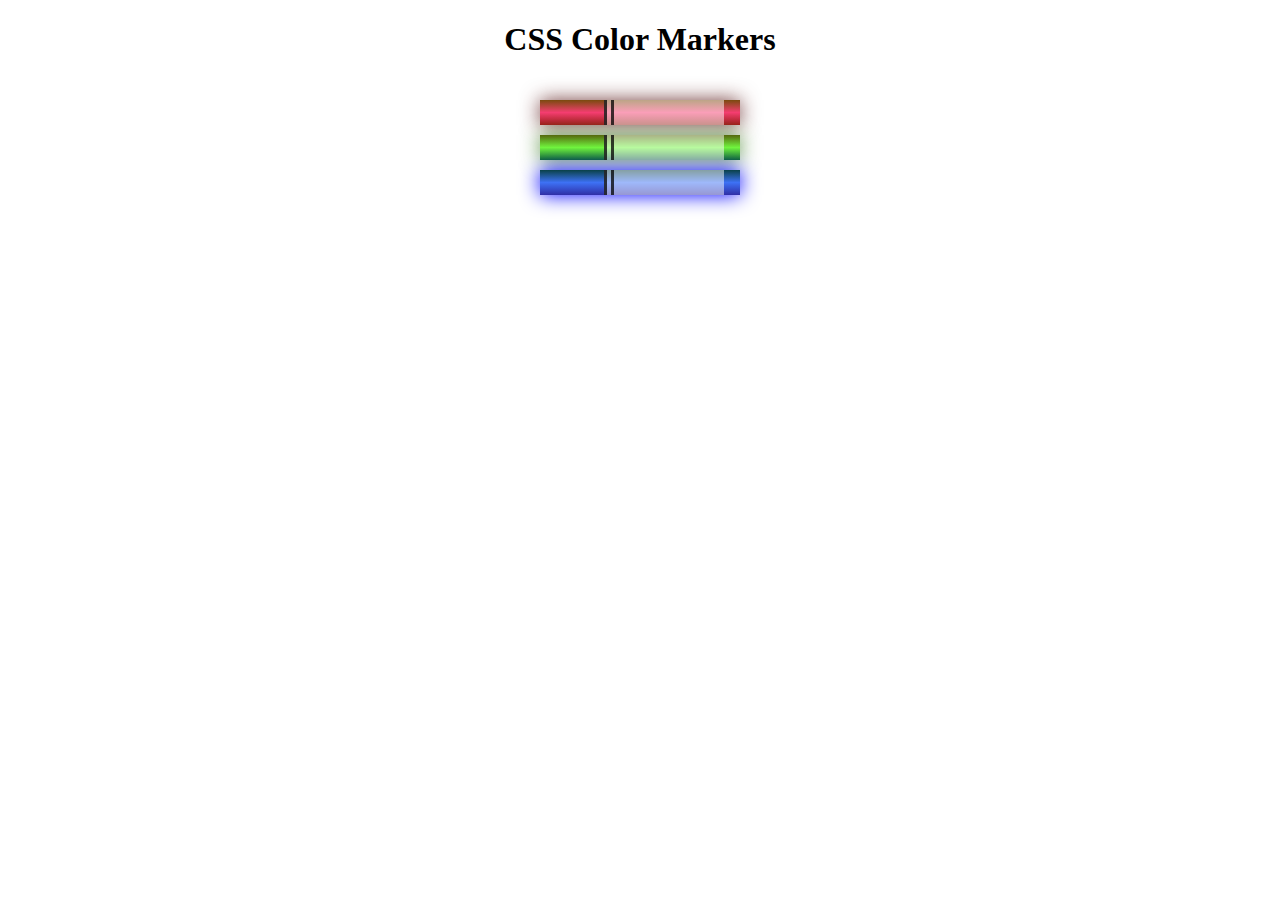
<file: color/index.html>
<!DOCTYPE html>
<html lang="en">
  <head>
    <meta charset="utf-8" />
    <meta name="viewport" content="width=device-width, initial-scale=1.0" />
    <title>Colored Markers</title>
    <link rel="stylesheet" href="styles.css" />
  </head>
  <body>
    <h1>CSS Color Markers</h1>
    <div class="container">
      <div class="marker red">
        <div class="cap"></div>
        <div class="sleeve"></div>
      </div>
      <div class="marker green">
        <div class="cap"></div>
        <div class="sleeve"></div>
      </div>
      <div class="marker blue">
        <div class="cap"></div>
        <div class="sleeve"></div>
      </div>
    </div>
  </body>
</html>
</file>
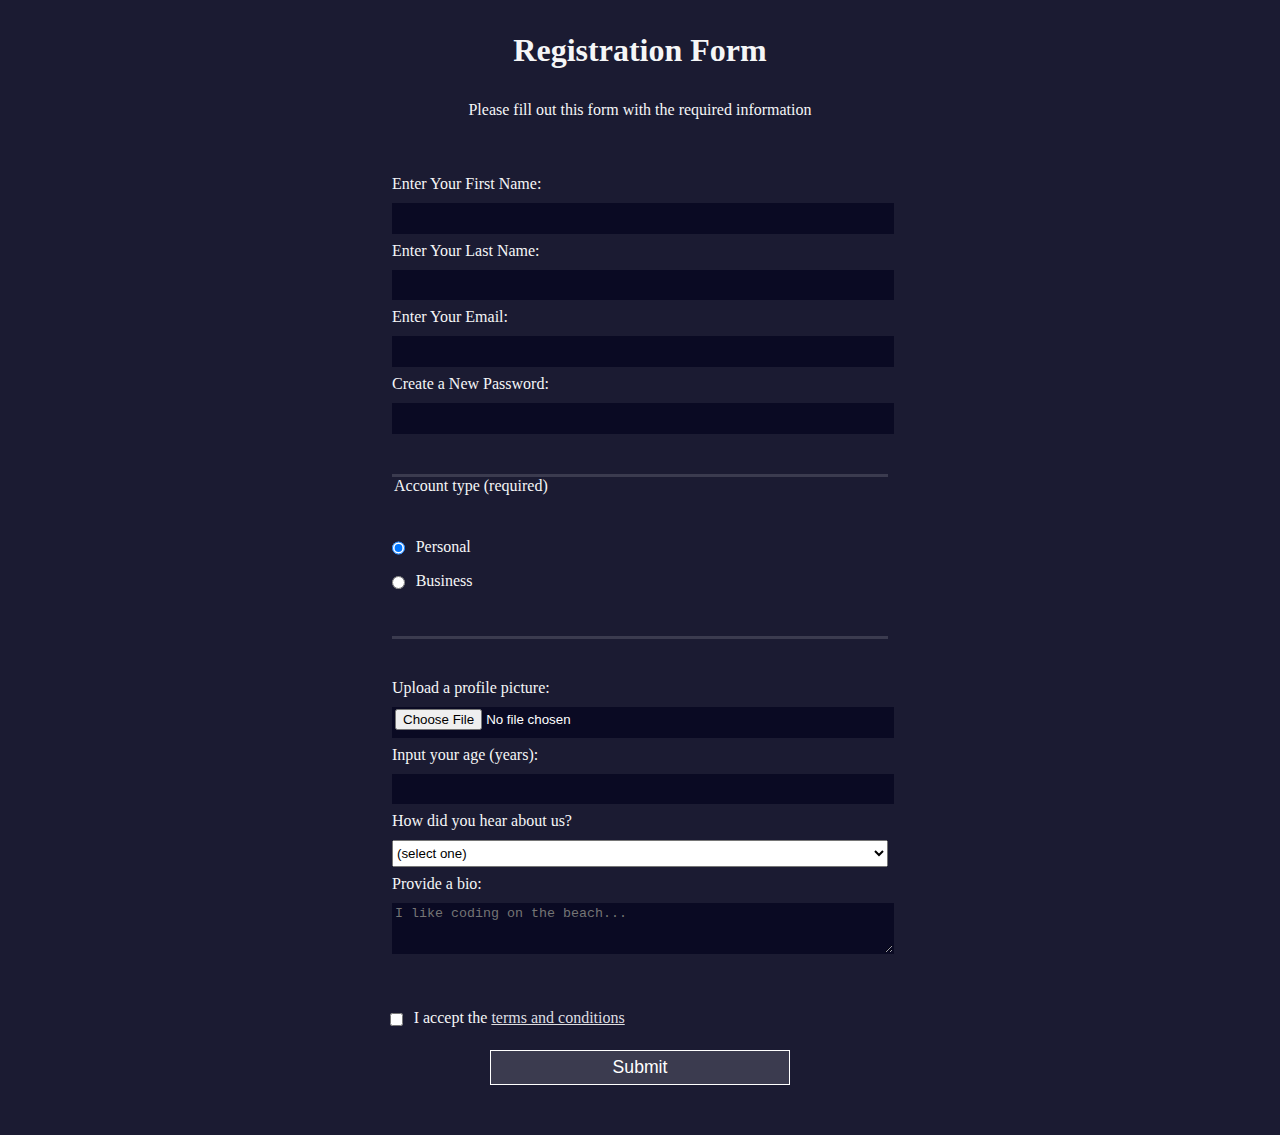
<file: list/index.html>
<!DOCTYPE html>
<html lang="en">
  <head>
    <meta charset="UTF-8" />
    <title>Registration Form</title>
    <link rel="stylesheet" href="styles.css" />
  </head>
  <body>
    <h1>Registration Form</h1>
    <p>Please fill out this form with the required information</p>
    <form method="post" action="https://register-demo.freecodecamp.org">
      <fieldset>
        <label for="first-name"
          >Enter Your First Name:
          <input id="first-name" name="first-name" type="text" required
        /></label>
        <label for="last-name"
          >Enter Your Last Name:
          <input id="last-name" name="last-name" type="text" required
        /></label>
        <label for="email"
          >Enter Your Email:
          <input id="email" name="email" type="email" required
        /></label>
        <label for="new-password"
          >Create a New Password:
          <input
            id="new-password"
            name="new-password"
            type="password"
            pattern="[a-z0-5]{8,}"
            required
        /></label>
      </fieldset>
      <fieldset>
        <legend>Account type (required)</legend>
        <label for="personal-account"
          ><input
            id="personal-account"
            type="radio"
            name="account-type"
            class="inline"
            checked
          />
          Personal</label
        >
        <label for="business-account"
          ><input
            id="business-account"
            type="radio"
            name="account-type"
            class="inline"
          />
          Business</label
        >
      </fieldset>
      <fieldset>
        <label for="profile-picture"
          >Upload a profile picture:
          <input id="profile-picture" type="file" name="file"
        /></label>
        <label for="age"
          >Input your age (years):
          <input id="age" type="number" name="age" min="13" max="120"
        /></label>
        <label for="referrer"
          >How did you hear about us?
          <select id="referrer" name="referrer">
            <option value="">(select one)</option>
            <option value="1">freeCodeCamp News</option>
            <option value="2">freeCodeCamp YouTube Channel</option>
            <option value="3">freeCodeCamp Forum</option>
            <option value="4">Other</option>
          </select>
        </label>
        <label for="bio"
          >Provide a bio:
          <textarea
            id="bio"
            name="bio"
            rows="3"
            cols="30"
            placeholder="I like coding on the beach..."
          ></textarea>
        </label>
      </fieldset>
      <label for="terms-and-conditions">
        <input
          class="inline"
          id="terms-and-conditions"
          type="checkbox"
          required
          name="terms-and-conditions"
        />
        I accept the
        <a href="https://www.freecodecamp.org/news/terms-of-service/"
          >terms and conditions</a
        >
      </label>
      <input type="submit" value="Submit" />
    </form>
  </body>
</html>
</file>
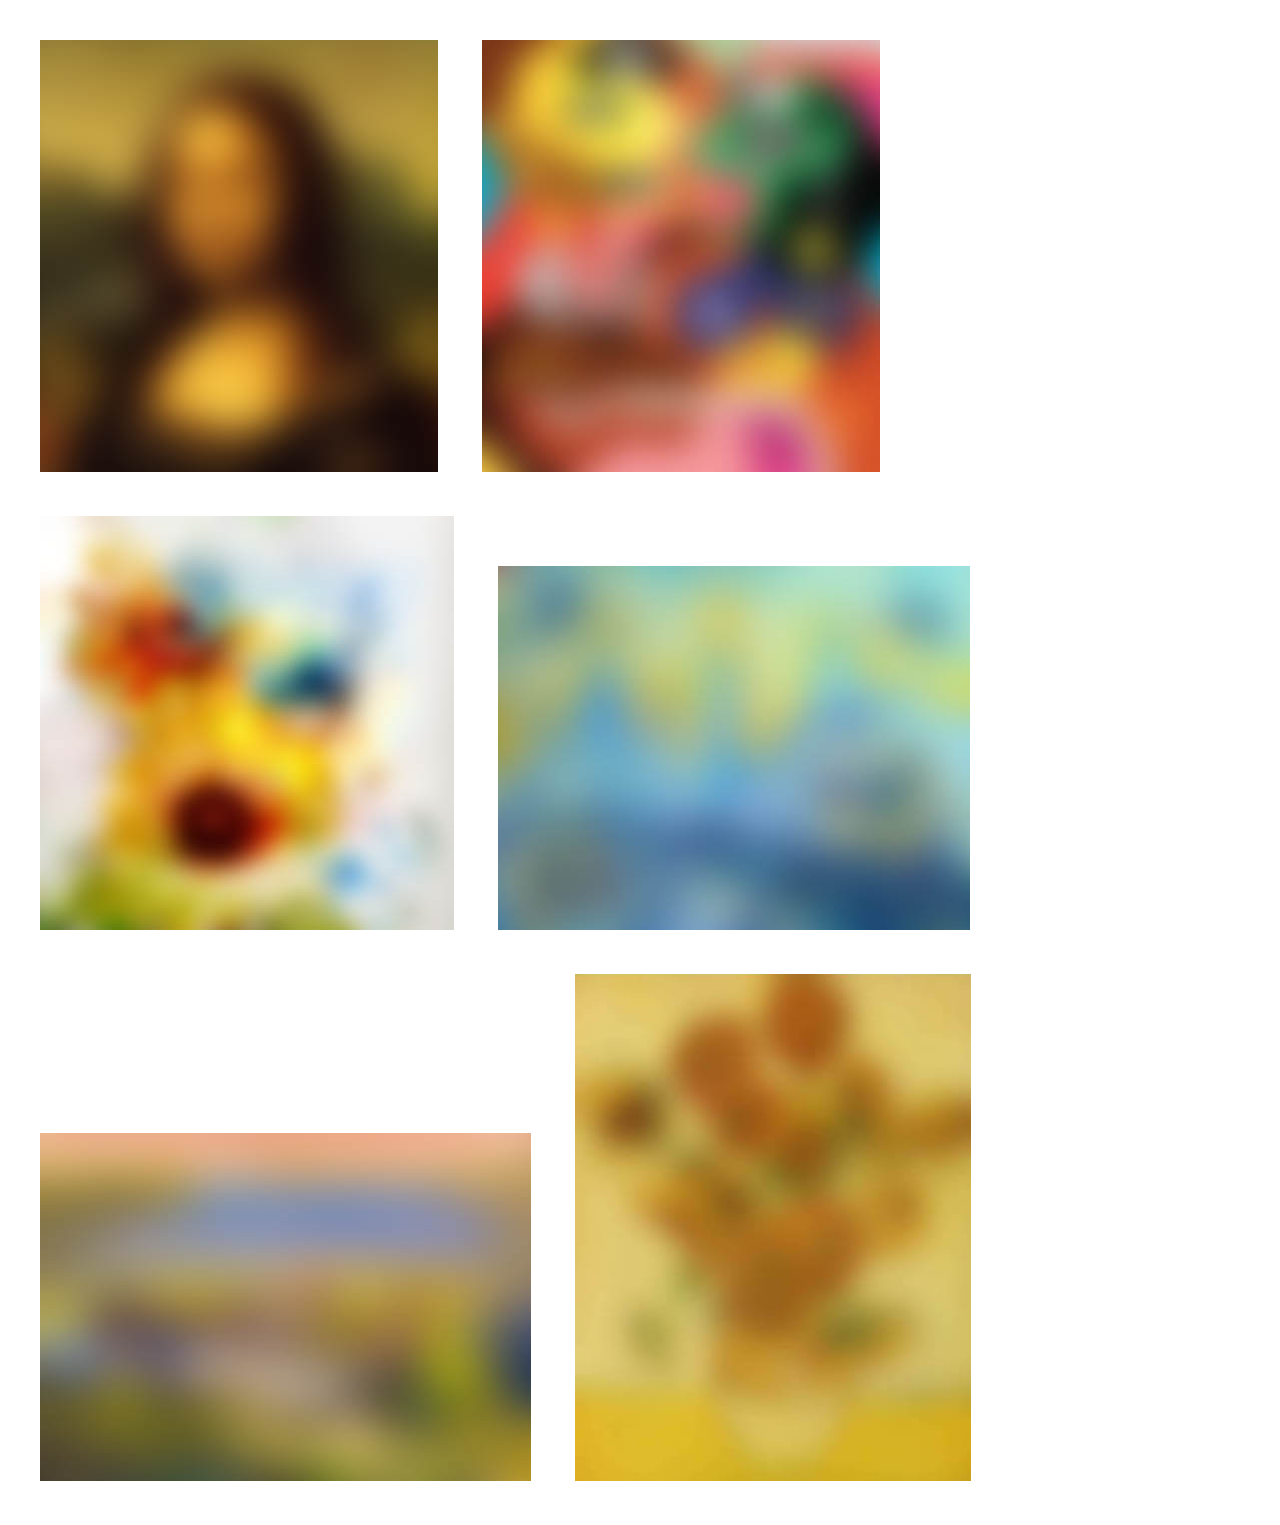
<file: game/picture/index.html>
<html>
  <head>
    <meta charset="utf-8" />
    <meta name="viewport" content="width=device-width, initial-scale=1.0 " />
    <link href="pic.css" rel="stylesheet" />
    <script src="pic.js"></script>
  </head>
  <body>
    <img id="zero" src="zeroblur.jpg" />
    <img id="one" src="oneblur.jpg" />
    <img id="two" src="twoblur.jpg" />
    <img id="three" src="threeblur.jpg" />
    <img id="four" src="fourblur.jpg" />
    <img id="five" src="fiveblur.jpg" />
  </body>
</html>
</file>
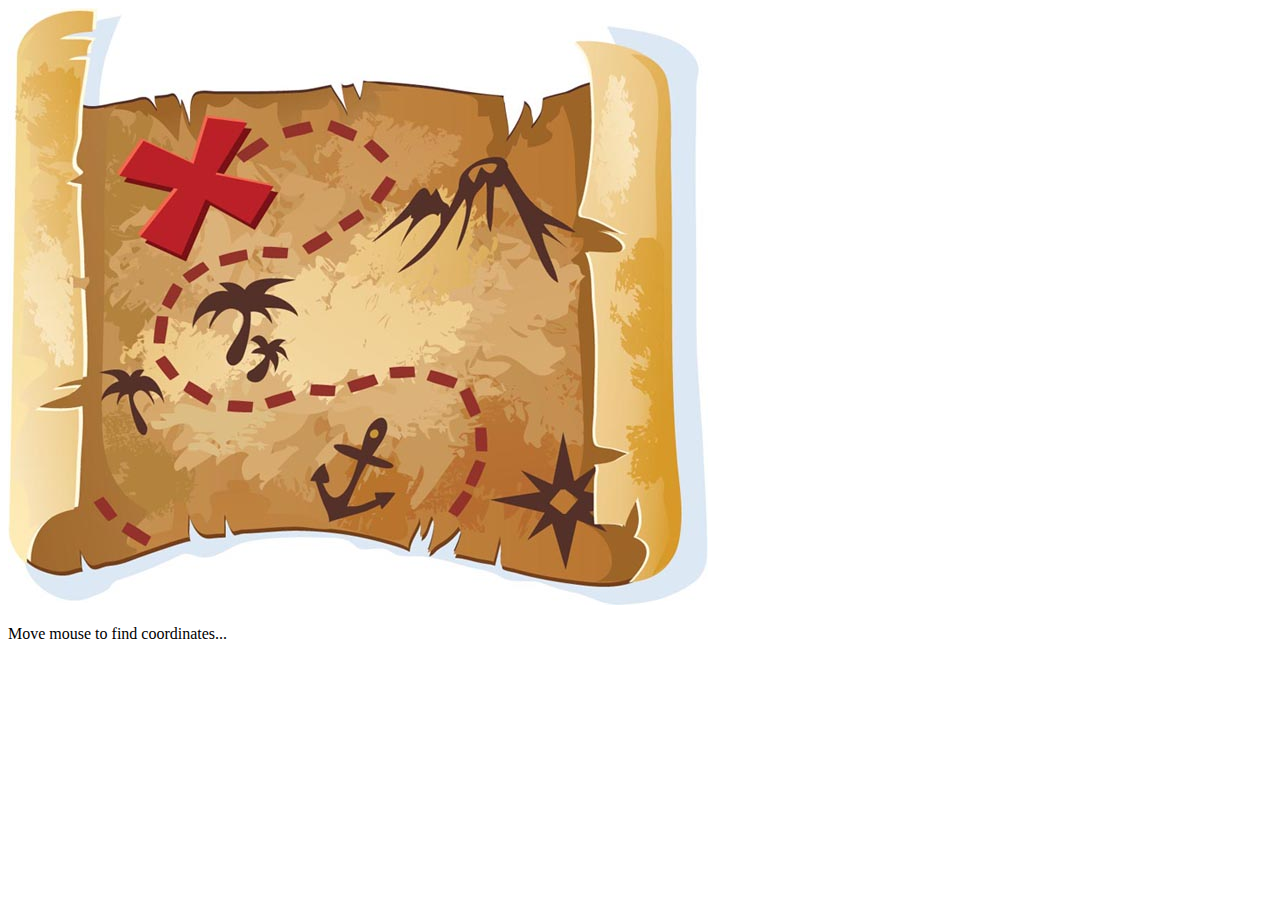
<file: web/game/map/index.html>
<!DOCTYPE html>
<html>
  <head>
    <meta charset="utf-8" />
    <meta name="viewport" content="width=device-width ,initial-scale=1.0" />
    <title>Pirates Booty</title>
    <script src="map.js"></script>
  </head>
  <body>
    <img id="map" src="map.jpg" />
    <p id="coords">Move mouse to find coordinates...</p>
  </body>
</html>
</file>
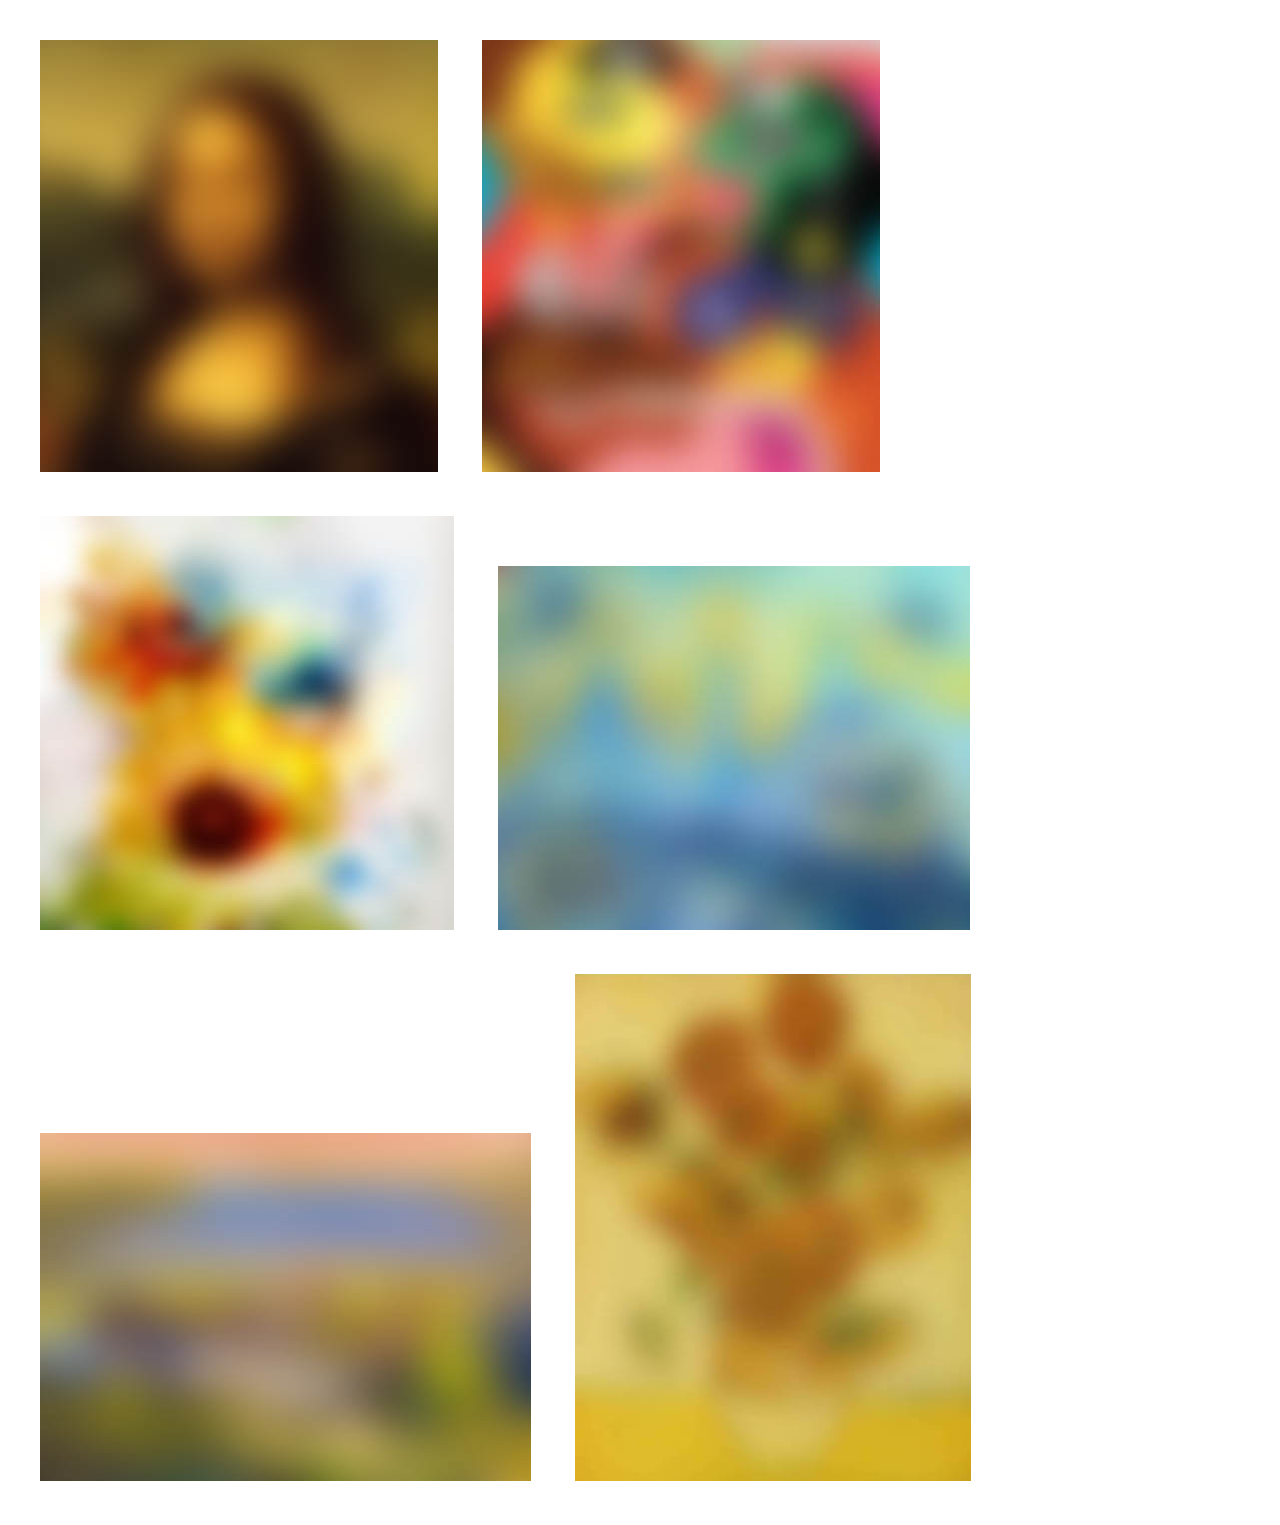
<file: web/game/picture/index.html>
<html>
  <head>
    <meta charset="utf-8" />
    <meta name="viewport" content="width=device-width, initial-scale=1.0 " />
    <link href="pic.css" rel="stylesheet" />
    <script src="new pic.js"></script>
  </head>
  <body>
    <img id="zero" src="zeroblur.jpg" />
    <img id="one" src="oneblur.jpg" />
    <img id="two" src="twoblur.jpg" />
    <img id="three" src="threeblur.jpg" />
    <img id="four" src="fourblur.jpg" />
    <img id="five" src="fiveblur.jpg" />
  </body>
</html>
</file>
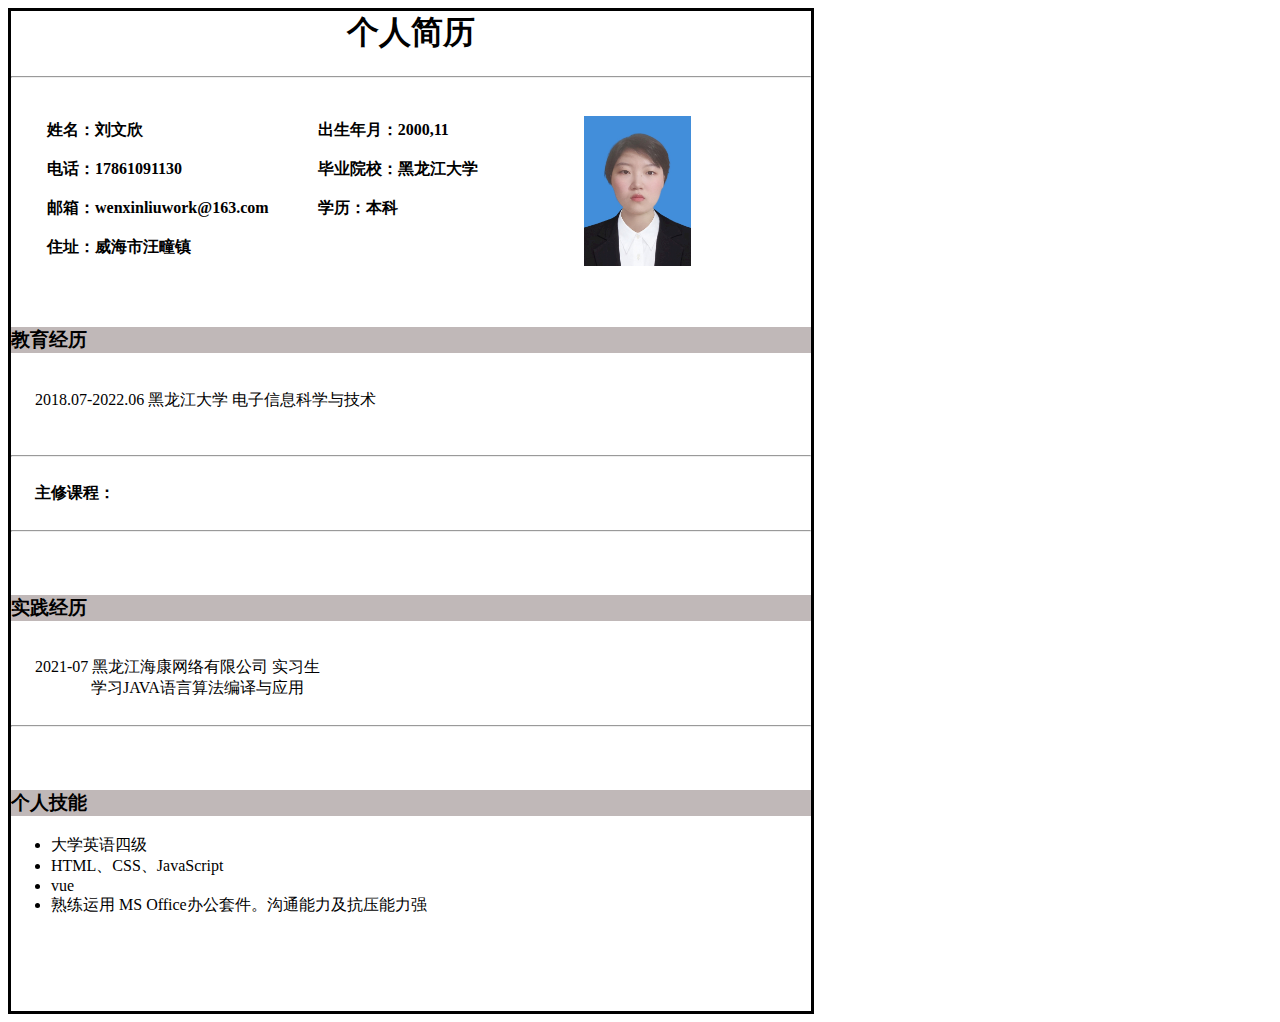
<file: vita.html>
<html>
  <head>
    <link rel="stylesheet" href="vita.css" />
    <title>个人简历</title>
  </head>
  <body>
    <h1>个人简历</h1>
    <hr />
    <dev class="u-flex">
      <section class="TC">
        <pre class="pre"><b>
         姓名：刘文欣

         电话：17861091130

         邮箱：wenxinliuwork@163.com

         住址：威海市汪疃镇</b></pre>
      </section>
      <section class="TC">
        <pre class="pre"><b>
          出生年月：2000,11

          毕业院校：黑龙江大学

          学历：本科</b></pre>
      </section>
      <section class="TC">
        <img src="vita.jpg" height="150" widht="150" class="pic" />
      </section>
    </dev>
    <pre class="pre"> <h3>教育经历</h3>
      2018.07-2022.06 黑龙江大学 电子信息科学与技术<br />
    <hr />
      <b>主修课程：</b>
    <hr />
      <h3>实践经历</h3>
      2021-07 黑龙江海康网络有限公司 实习生
                    学习JAVA语言算法编译与应用
    <hr />
      <h3>个人技能</h3></pre>
    <ul>
      <li>大学英语四级</li>
      <li>HTML、CSS、JavaScript</li>
      <li>vue</li>
      <li>熟练运用 MS Office办公套件。沟通能力及抗压能力强</li>
    </ul>
  </body>
</html>
</file>
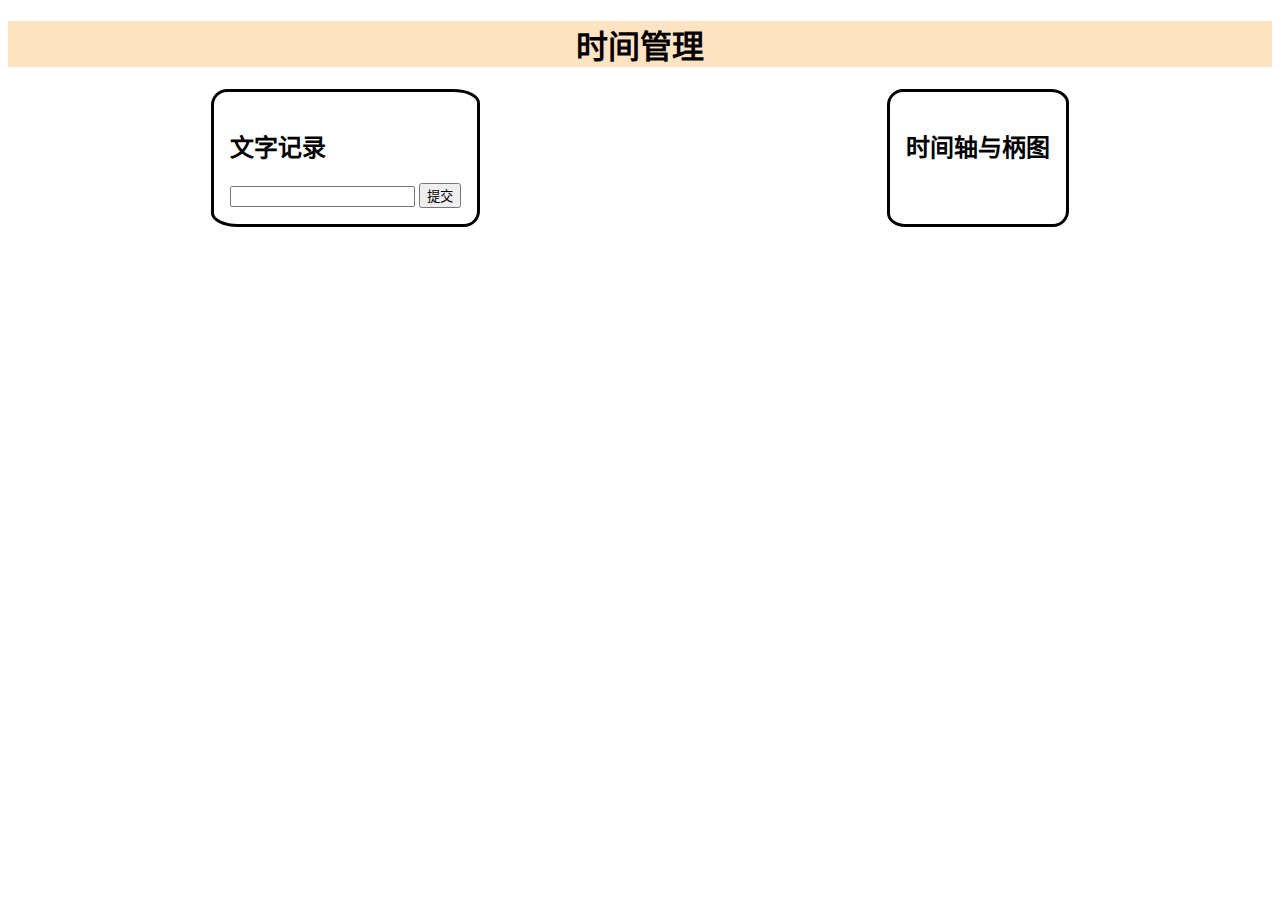
<file: timecontrol/time.html>
<!DOCTYPE html>
<html lang="zh-CN">
  <head>
    <link rel="stylesheet" href="time.css" />
    <title>时间管理</title>
  </head>

  <body>
    <h1>时间管理</h1>
    <!--需要背景-->
    <dev class="t-flex">
      <section>
        <form action="/timelog" method="post">
          <label for="time"><h2>文字记录</h2></label>
          <input type="text" id="time" name="object" />
          <button id="time">提交</button>
        </form>
      </section>

      <section><h2>时间轴与柄图</h2></section>
    </dev>
  </body>
</html>
</file>
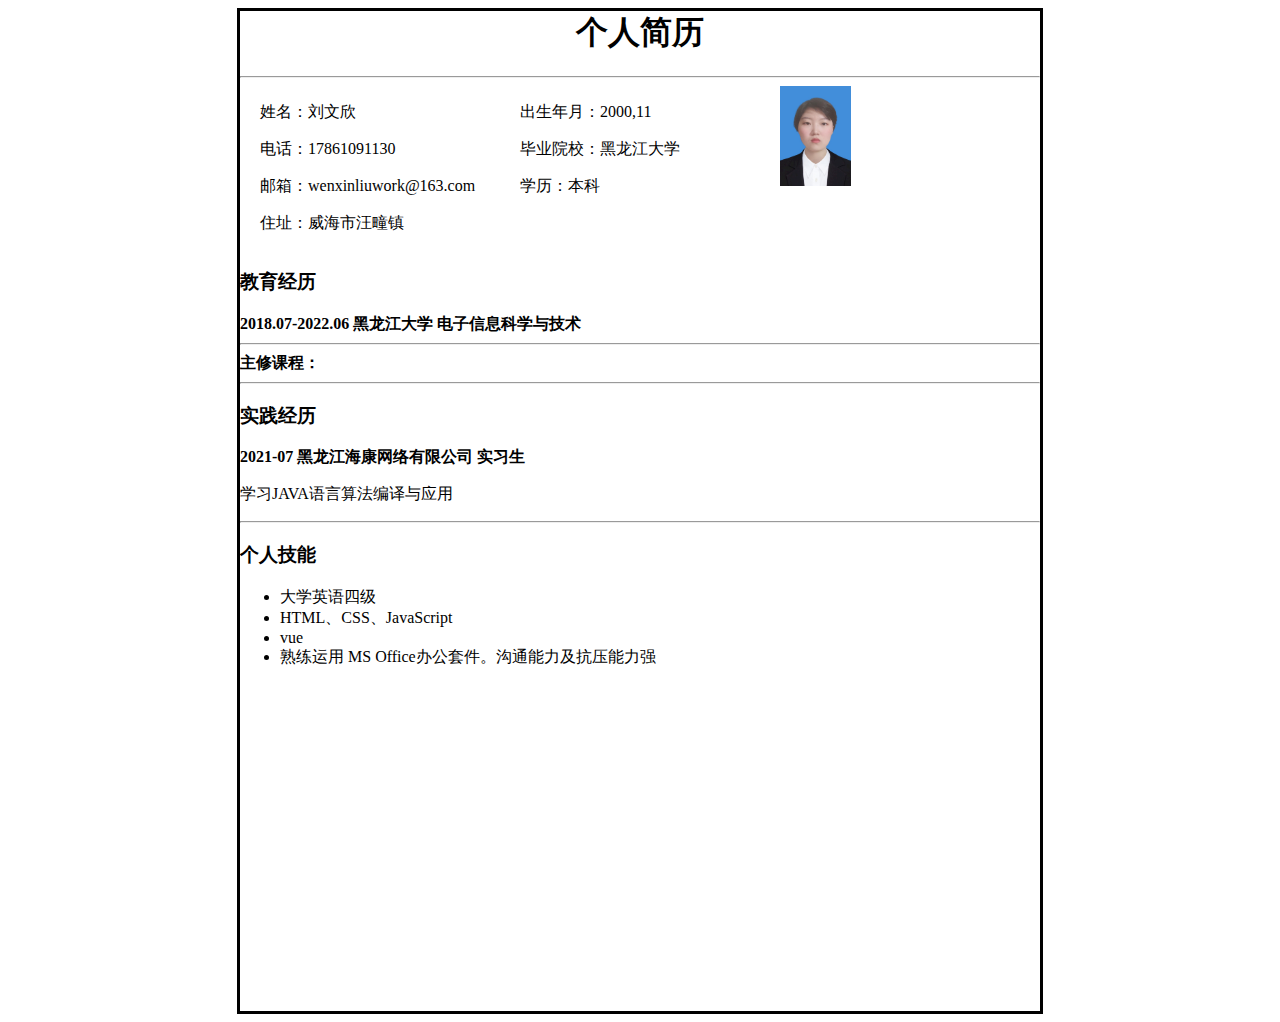
<file: vita/vita.html>
<html>
  <head>
    <link rel="stylesheet" href="vita.css" />
    <title>个人简历</title>
  </head>
  <body>
    <h1>个人简历</h1>
    <hr />
    <dev class="u-flex">
      <section class="TC">
        <p>姓名：刘文欣</p>
        <p>电话：17861091130</p>
        <p>邮箱：wenxinliuwork@163.com</p>
        <p>住址：威海市汪疃镇</p>
      </section>
      <section class="TC">
        <p>出生年月：2000,11</p>
        <p>毕业院校：黑龙江大学</p>
        <p>学历：本科</p>
      </section>
      <section class="TC">
        <img src="vita.jpg" height="100" widht="100" />
      </section>
    </dev>

    <h3>教育经历</h3>
    <b>2018.07-2022.06 黑龙江大学 电子信息科学与技术</b><br />
    <hr />
    <b>主修课程：</b>
    <hr />
    <h3>实践经历</h3>
    <b>2021-07 黑龙江海康网络有限公司 实习生</b>
    <p>学习JAVA语言算法编译与应用</p>
    <hr />
    <h3>个人技能</h3>
    <ul>
      <li>大学英语四级</li>
      <li>HTML、CSS、JavaScript</li>
      <li>vue</li>
      <li>熟练运用 MS Office办公套件。沟通能力及抗压能力强</li>
    </ul>
  </body>
</html>
</file>
<file: color/styles.css>
h1 {
  text-align: center;
}

.container {
  background-color: rgb(255, 255, 255);
  padding: 10px 0;
}

.marker {
  width: 200px;
  height: 25px;
  margin: 10px auto;
}

.cap {
  width: 60px;
  height: 25px;
}

.sleeve {
  width: 110px;
  height: 25px;
  background-color: rgba(255, 255, 255, 0.5);
  border-left: 10px double rgba(0, 0, 0, 0.75);
}

.cap,
.sleeve {
  display: inline-block;
}

.red {
  background: linear-gradient(
    rgb(122, 74, 14),
    rgb(245, 62, 113),
    rgb(162, 27, 27)
  );
  box-shadow: 0 0 20px 0 rgba(83, 14, 14, 0.8);
}

.green {
  background: linear-gradient(#55680d, #71f53e, #116c31);
  box-shadow: 0 0 20px 0 #3b7e20cc;
}

.blue {
  background: linear-gradient(
    hsl(186, 76%, 16%),
    hsl(223, 90%, 60%),
    hsl(240, 56%, 42%)
  );
  box-shadow: 0 0 20px 0 blue;
}
</file>
<file: list/styles.css>
body {
  width: 100%;
  height: 100vh;
  margin: 0;
  background-color: #1b1b32;
  color: #f5f6f7;
  font-family: Tahoma;
  font-size: 16px;
}

h1,
p {
  margin: 1em auto;
  text-align: center;
}

form {
  width: 60vw;
  max-width: 500px;
  min-width: 300px;
  margin: 0 auto;
  padding-bottom: 2em;
}

fieldset {
  border: none;
  padding: 2rem 0;
  border-bottom: 3px solid #3b3b4f;
}

fieldset:last-of-type {
  border-bottom: none;
}

label {
  display: block;
  margin: 0.5rem 0;
}

input,
textarea,
select {
  margin: 10px 0 0 0;
  width: 100%;
  min-height: 2em;
}

input,
textarea {
  background-color: #0a0a23;
  border: 1px solid #0a0a23;
  color: #ffffff;
}

.inline {
  width: unset;
  margin: 0 0.5em 0 0;
  vertical-align: middle;
}

input[type="submit"] {
  display: block;
  width: 60%;
  margin: 1em auto;
  height: 2em;
  font-size: 1.1rem;
  background-color: #3b3b4f;
  border-color: white;
  min-width: 300px;
}

input[type="file"] {
  padding: 1px 2px;
}

.inline {
  display: inline;
}

a {
  color: #dfdfe2;
}
</file>
<file: game/picture/pic.css>
body,
img {
  margin: 20px;
}
</file>
<file: web/game/picture/pic.css>
body,
img {
  margin: 20px;
}
</file>
<file: vita.css>
body {
  border-style: solid;

  width: 800.01;
  height: 1000px;
}
h1 {
  text-align: center;
}
h3 {
  background-color: rgb(192, 184, 184);
}
.u-flex {
  display: flex;
}
.pic {
  margin-top: 30;
  margin-left: 40;
}
.TC {
  flex-basis: 0;
  flex-grow: 1;
}
.pre {
  font-family: "Micreosoft YaHei";
}
</file>
<file: timecontrol/time.css>
h1 {
  text-align: center;
  background-color: bisque;
}
.t-flex {
  display: flex;
  justify-content: space-around;
}
section {
  border-style: solid;
  padding: 1em;
  border-radius: 1em 10%;
}
</file>
<file: vita/vita.css>
body {
  border-style: solid;
  margin-left: auto;
  margin-right: auto;
  width: 800.01;
  height: 1000px;
}
h1 {
  text-align: center;
}
.u-flex {
  display: flex;
  padding: 0 0 0 20px;
}

.TC {
  flex-basis: 0;
  flex-grow: 1;
}
</file>
